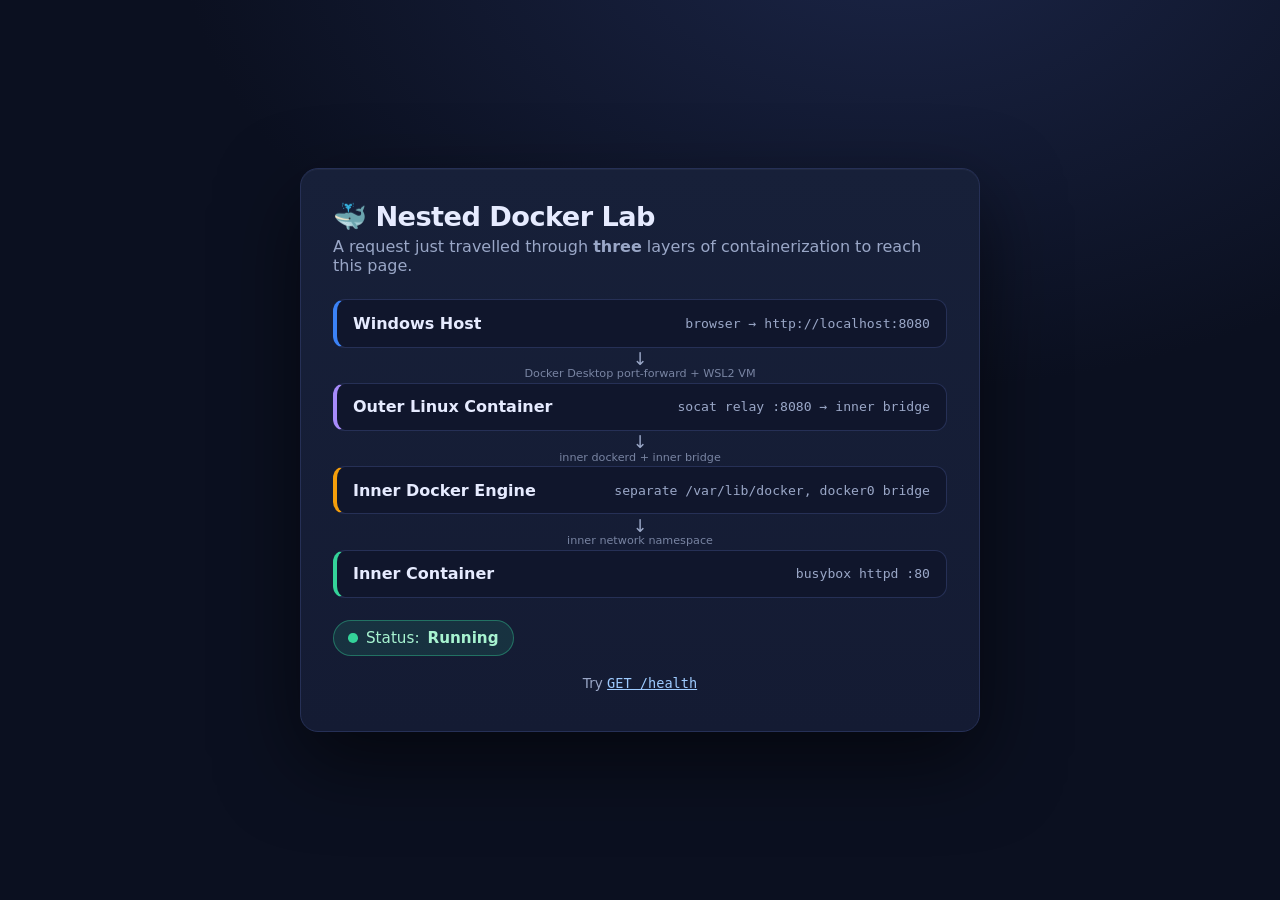
<file: docker-nested-lab/inner/index.html>
<!DOCTYPE html>
<html lang="en">
<head>
  <meta charset="UTF-8" />
  <meta name="viewport" content="width=device-width, initial-scale=1.0" />
  <title>Nested Docker Lab</title>
  <link rel="stylesheet" href="style.css" />
</head>
<body>
  <main class="card">
    <h1>🐳 Nested Docker Lab</h1>
    <p class="subtitle">A request just travelled through <strong>three</strong> layers of containerization to reach this page.</p>

    <ol class="stack">
      <li class="layer host">
        <span class="label">Windows Host</span>
        <span class="detail">browser → http://localhost:8080</span>
      </li>
      <li class="arrow">↓<small>Docker Desktop port-forward + WSL2 VM</small></li>

      <li class="layer outer">
        <span class="label">Outer Linux Container</span>
        <span class="detail">socat relay  :8080 → inner bridge</span>
      </li>
      <li class="arrow">↓<small>inner dockerd + inner bridge</small></li>

      <li class="layer engine">
        <span class="label">Inner Docker Engine</span>
        <span class="detail">separate /var/lib/docker, docker0 bridge</span>
      </li>
      <li class="arrow">↓<small>inner network namespace</small></li>

      <li class="layer inner">
        <span class="label">Inner Container</span>
        <span class="detail">busybox httpd :80</span>
      </li>
    </ol>

    <div class="status">
      <span class="dot"></span>
      Status: <strong>Running</strong>
    </div>

    <p class="hint">Try <a href="/health"><code>GET /health</code></a></p>
  </main>
</body>
</html>
</file>
<file: docker-nested-lab/inner/style.css>
:root {
  --bg: #0b1020;
  --card: #141b33;
  --border: #263056;
  --text: #e6ebff;
  --muted: #9aa7c7;
  --host: #3b82f6;   /* blue   */
  --outer: #a78bfa;  /* violet */
  --engine: #f59e0b; /* amber  */
  --inner: #34d399;  /* green  */
}

* { box-sizing: border-box; }

body {
  margin: 0;
  min-height: 100vh;
  display: grid;
  place-items: center;
  font-family: system-ui, -apple-system, "Segoe UI", Roboto, sans-serif;
  background: radial-gradient(1200px 800px at 70% -10%, #1b2547 0%, var(--bg) 60%);
  color: var(--text);
  padding: 2rem;
}

.card {
  width: min(680px, 100%);
  background: linear-gradient(180deg, #172039 0%, var(--card) 100%);
  border: 1px solid var(--border);
  border-radius: 18px;
  padding: 2rem 2rem 1.6rem;
  box-shadow: 0 30px 80px rgba(0, 0, 0, 0.55), inset 0 1px 0 rgba(255,255,255,0.04);
}

h1 { margin: 0 0 0.25rem; font-size: 1.7rem; letter-spacing: -0.02em; }
.subtitle { margin: 0 0 1.5rem; color: var(--muted); }

.stack { list-style: none; margin: 0; padding: 0; }

.layer {
  display: flex; align-items: center; justify-content: space-between; gap: 1rem;
  padding: 0.85rem 1rem; margin: 0.15rem 0;
  border-radius: 12px; background: #10162c; border: 1px solid var(--border);
  border-left: 4px solid #444;
}
.layer .label { font-weight: 600; }
.layer .detail { color: var(--muted); font-family: ui-monospace, "Cascadia Code", Consolas, monospace; font-size: 0.82rem; text-align: right; }

.layer.host   { border-left-color: var(--host); }
.layer.outer  { border-left-color: var(--outer); }
.layer.engine { border-left-color: var(--engine); }
.layer.inner  { border-left-color: var(--inner); }

.arrow { text-align: center; color: var(--muted); font-size: 1.1rem; line-height: 1; margin: 0.2rem 0; }
.arrow small { display: block; font-size: 0.7rem; opacity: 0.75; }

.status {
  display: inline-flex; align-items: center; gap: 0.5rem;
  margin-top: 1.25rem; padding: 0.5rem 0.9rem;
  background: rgba(52, 211, 153, 0.12); border: 1px solid rgba(52, 211, 153, 0.4);
  color: #a7f3d0; border-radius: 999px; font-size: 0.95rem;
}
.dot { width: 0.6rem; height: 0.6rem; border-radius: 50%; background: var(--inner);
       box-shadow: 0 0 0 0 rgba(52,211,153,0.8); animation: pulse 1.8s infinite; }
@keyframes pulse {
  0%   { box-shadow: 0 0 0 0   rgba(52,211,153,0.7); }
  70%  { box-shadow: 0 0 0 10px rgba(52,211,153,0);   }
  100% { box-shadow: 0 0 0 0   rgba(52,211,153,0);   }
}

.hint { margin-top: 1.2rem; color: var(--muted); font-size: 0.85rem; text-align: center; }
.hint a, .hint code { color: #9ecbff; }
</file>
